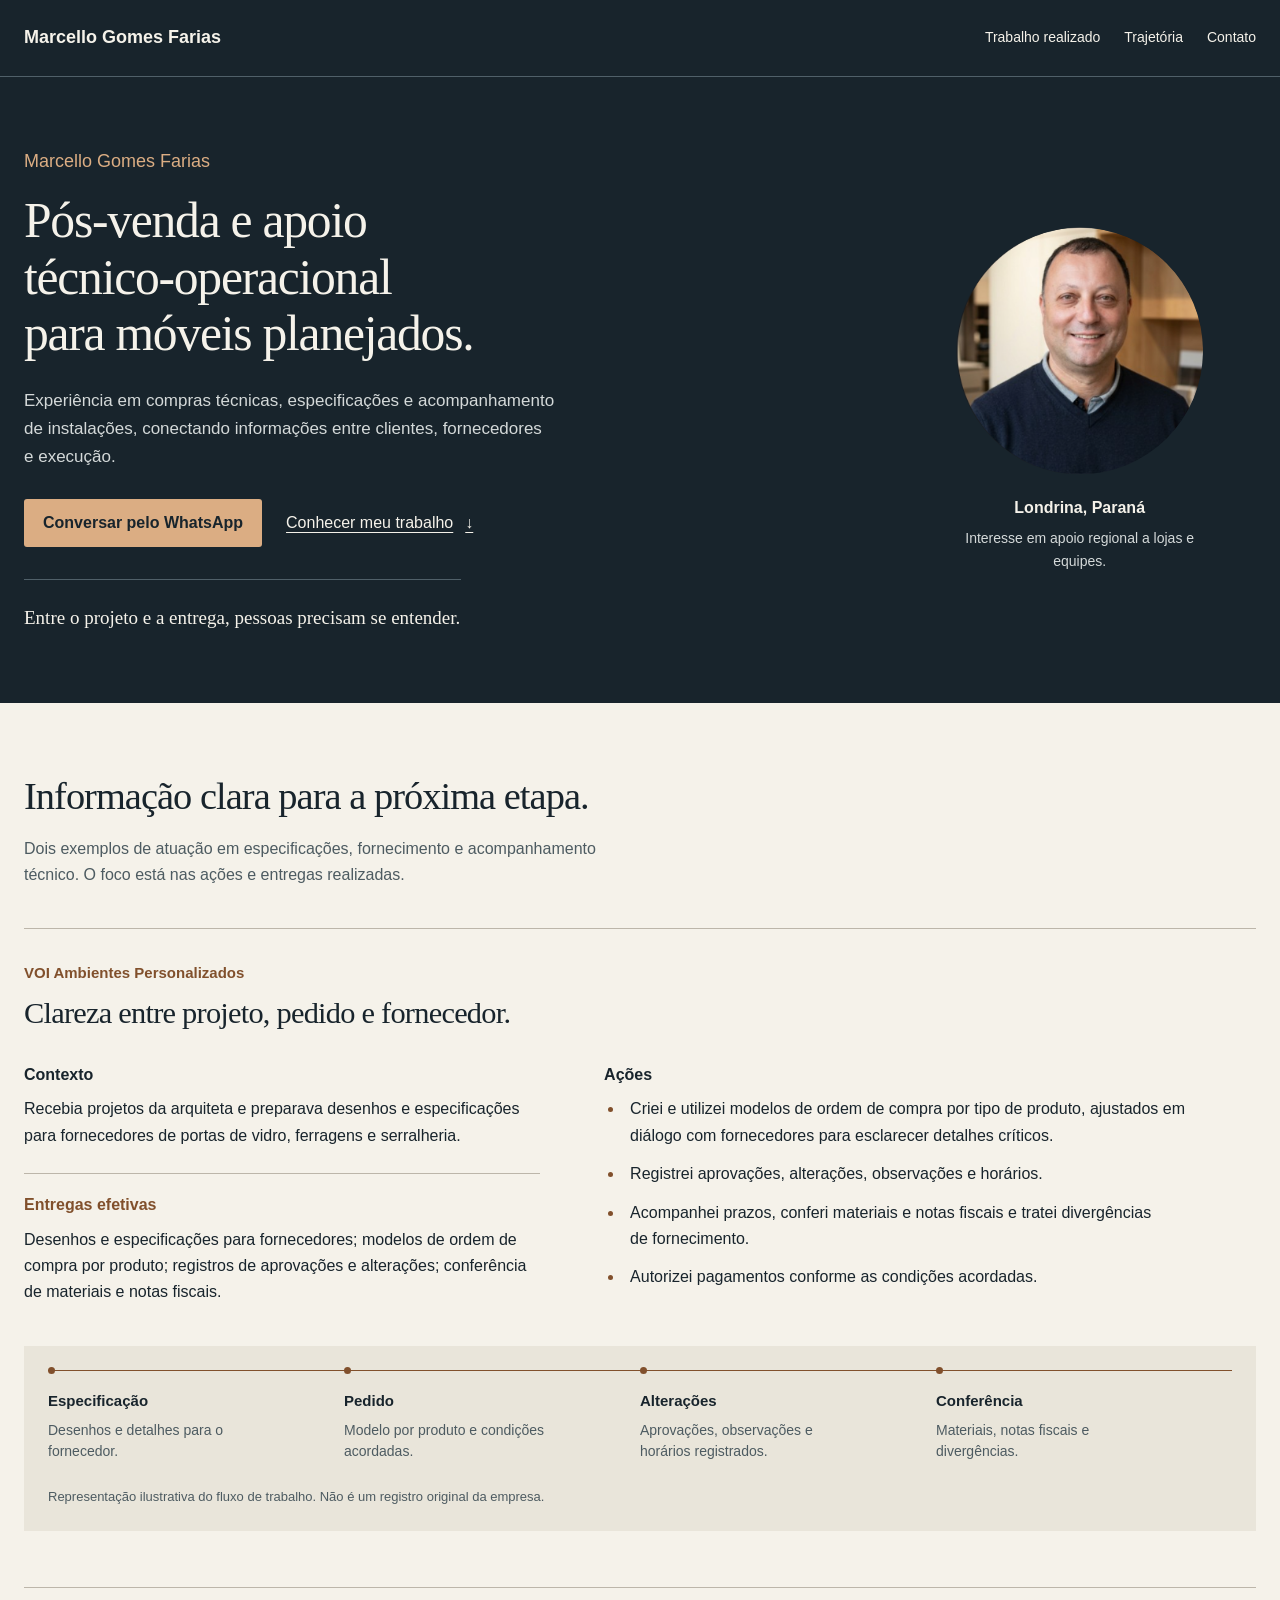
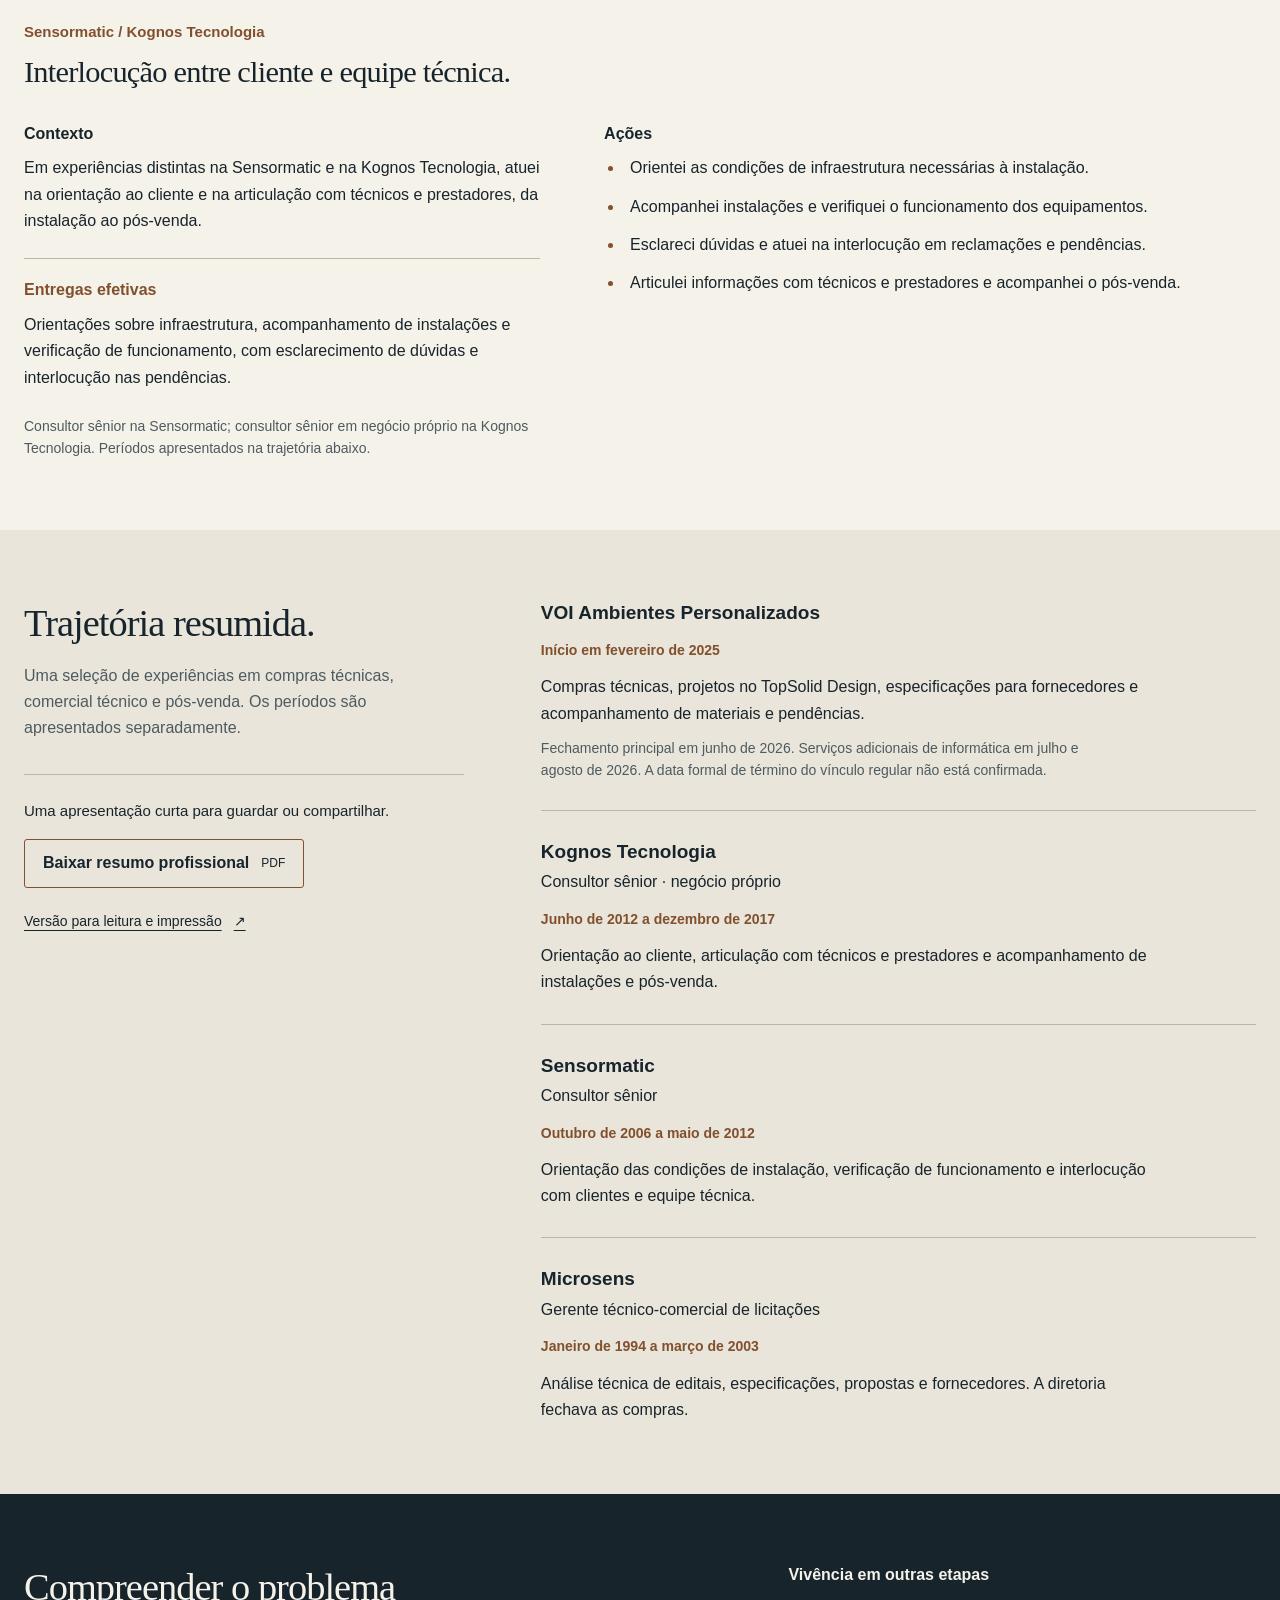
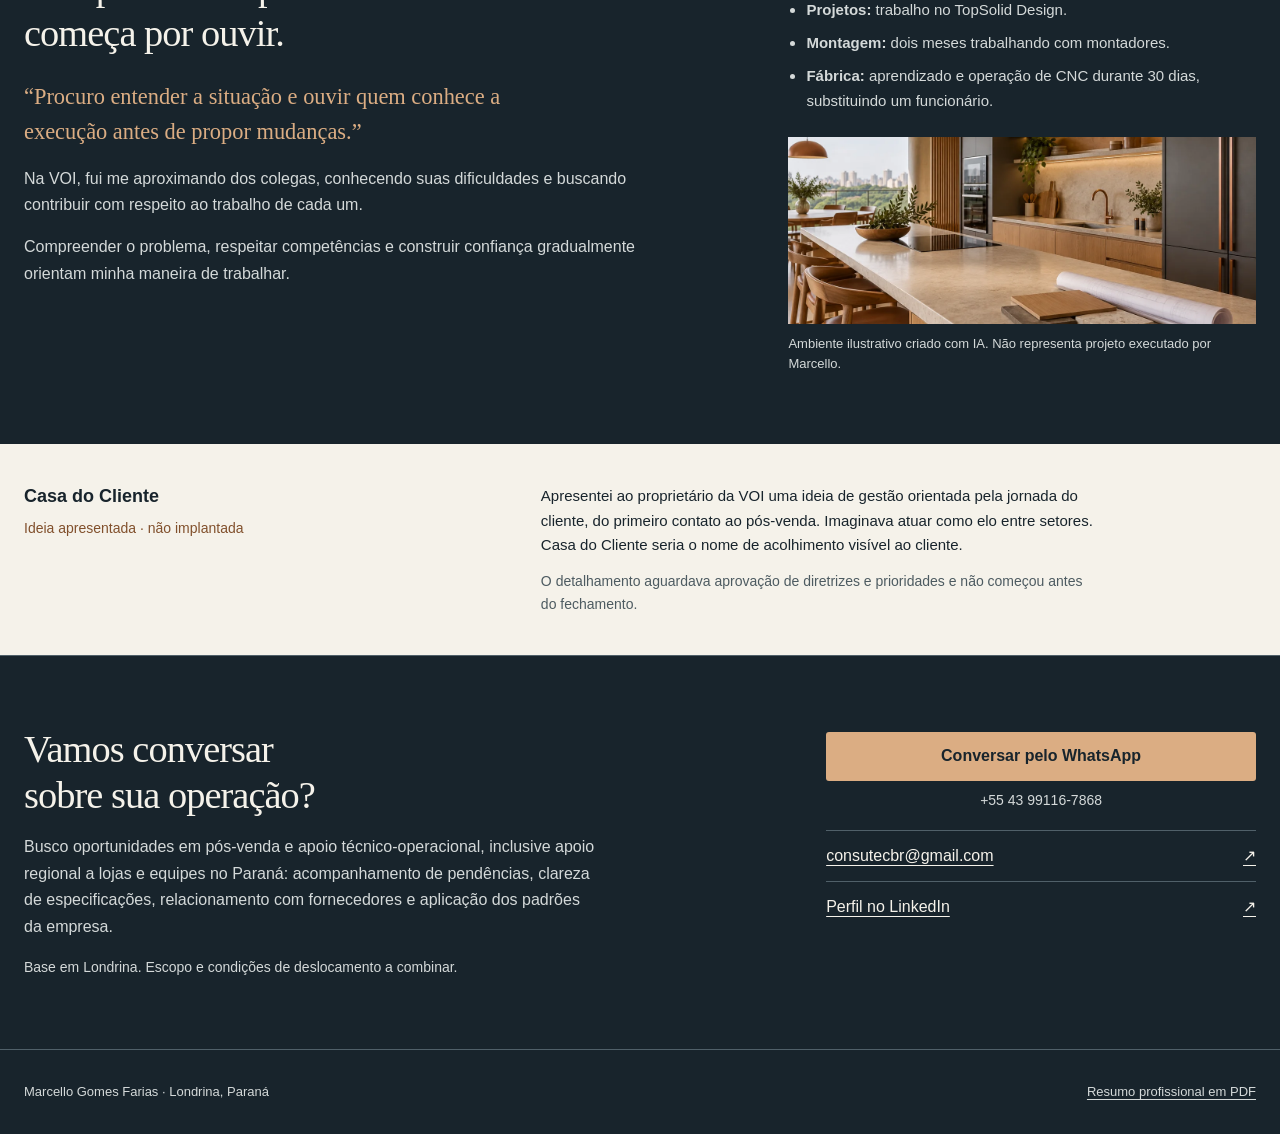
<file: index.html>
<!doctype html>
<html lang="pt-BR">
<head>
  <meta charset="utf-8">
  <meta name="viewport" content="width=device-width, initial-scale=1">
  <title>Marcello Gomes Farias | Pós-venda e apoio técnico-operacional</title>
  <meta name="description" content="Pós-venda e apoio técnico-operacional para móveis planejados. Compras técnicas, especificações e acompanhamento de instalações. Londrina, Paraná.">
  <meta name="theme-color" content="#18242c">
  <meta property="og:type" content="website">
  <meta property="og:locale" content="pt_BR">
  <meta property="og:site_name" content="Marcello Gomes Farias">
  <meta property="og:title" content="Marcello Gomes Farias | Pós-venda e apoio técnico-operacional">
  <meta property="og:description" content="Experiência em compras técnicas, especificações e acompanhamento de instalações, conectando informações entre clientes, fornecedores e execução. Londrina, Paraná.">
  <meta property="og:url" content="https://consutecbr-wq.github.io/marcello/">
  <link rel="icon" type="image/svg+xml" href="assets/favicon.svg">
  <link rel="stylesheet" href="assets/styles.css">
</head>
<body>
  <a class="skip-link" href="#conteudo">Ir para o conteúdo</a>
  <div id="marcello-elo">
    <header class="top">
      <div class="container top-inner">
        <a class="brand" href="#conteudo">Marcello Gomes Farias</a>
        <nav aria-label="Navegação principal">
          <a href="#trabalho">Trabalho realizado</a>
          <a href="#experiencia">Trajetória</a>
          <a href="#marcello-contato">Contato</a>
        </nav>
      </div>
    </header>
    <main id="conteudo" tabindex="-1">
      <section class="hero" aria-labelledby="titulo-principal">
        <div class="container hero-grid">
          <div class="hero-copy">
            <p class="hero-name">Marcello Gomes Farias</p>
            <h1 id="titulo-principal">Pós-venda e apoio técnico-operacional para móveis planejados.</h1>
            <p class="lead">Experiência em compras técnicas, especificações e acompanhamento de instalações, conectando informações entre clientes, fornecedores e execução.</p>
            <div class="actions">
              <a class="button button-primary" href="https://wa.me/5543991167868">Conversar pelo WhatsApp</a>
              <a class="text-link" href="#trabalho">Conhecer meu trabalho <span aria-hidden="true">↓</span></a>
            </div>
            <p class="signature">Entre o projeto e a entrega, pessoas precisam se entender.</p>
          </div>
          <figure class="profile">
            <img class="portrait" width="381" height="365" src="assets/marcello.png" alt="Retrato de Marcello Gomes Farias" fetchpriority="high" decoding="async">
            <figcaption><strong>Londrina, Paraná</strong><span>Interesse em apoio regional a lojas e equipes.</span></figcaption>
          </figure>
        </div>
      </section>

      <section class="section work" id="trabalho" aria-labelledby="titulo-trabalho">
        <div class="container">
          <div class="section-heading">
            <h2 id="titulo-trabalho">Informação clara para a próxima etapa.</h2>
            <p>Dois exemplos de atuação em especificações, fornecimento e acompanhamento técnico. O foco está nas ações e entregas realizadas.</p>
          </div>
          <article class="case" aria-labelledby="caso-voi">
            <header class="case-header">
              <p class="company-label">VOI Ambientes Personalizados</p>
              <h3 id="caso-voi">Clareza entre projeto, pedido e fornecedor.</h3>
            </header>
            <div class="case-grid">
              <div class="case-overview">
                <h4>Contexto</h4>
                <p>Recebia projetos da arquiteta e preparava desenhos e especificações para fornecedores de portas de vidro, ferragens e serralheria.</p>
                <div class="deliverables">
                  <h4>Entregas efetivas</h4>
                  <p>Desenhos e especificações para fornecedores; modelos de ordem de compra por produto; registros de aprovações e alterações; conferência de materiais e notas fiscais.</p>
                </div>
              </div>
              <div class="case-actions">
                <h4>Ações</h4>
                <ul class="action-list">
                  <li>Criei e utilizei modelos de ordem de compra por tipo de produto, ajustados em diálogo com fornecedores para esclarecer detalhes críticos.</li>
                  <li>Registrei aprovações, alterações, observações e horários.</li>
                  <li>Acompanhei prazos, conferi materiais e notas fiscais e tratei divergências de fornecimento.</li>
                  <li>Autorizei pagamentos conforme as condições acordadas.</li>
                </ul>
              </div>
            </div>
            <figure class="flow-figure">
              <ol class="work-flow" aria-label="Etapas do fluxo de trabalho, em representação ilustrativa">
                <li><strong>Especificação</strong><span>Desenhos e detalhes para o fornecedor.</span></li>
                <li><strong>Pedido</strong><span>Modelo por produto e condições acordadas.</span></li>
                <li><strong>Alterações</strong><span>Aprovações, observações e horários registrados.</span></li>
                <li><strong>Conferência</strong><span>Materiais, notas fiscais e divergências.</span></li>
              </ol>
              <figcaption>Representação ilustrativa do fluxo de trabalho. Não é um registro original da empresa.</figcaption>
            </figure>
          </article>
          <article class="case" aria-labelledby="caso-tecnico">
            <header class="case-header">
              <p class="company-label">Sensormatic / Kognos Tecnologia</p>
              <h3 id="caso-tecnico">Interlocução entre cliente e equipe técnica.</h3>
            </header>
            <div class="case-grid">
              <div class="case-overview">
                <h4>Contexto</h4>
                <p>Em experiências distintas na Sensormatic e na Kognos Tecnologia, atuei na orientação ao cliente e na articulação com técnicos e prestadores, da instalação ao pós-venda.</p>
                <div class="deliverables">
                  <h4>Entregas efetivas</h4>
                  <p>Orientações sobre infraestrutura, acompanhamento de instalações e verificação de funcionamento, com esclarecimento de dúvidas e interlocução nas pendências.</p>
                </div>
                <p class="case-note">Consultor sênior na Sensormatic; consultor sênior em negócio próprio na Kognos Tecnologia. Períodos apresentados na trajetória abaixo.</p>
              </div>
              <div class="case-actions">
                <h4>Ações</h4>
                <ul class="action-list">
                  <li>Orientei as condições de infraestrutura necessárias à instalação.</li>
                  <li>Acompanhei instalações e verifiquei o funcionamento dos equipamentos.</li>
                  <li>Esclareci dúvidas e atuei na interlocução em reclamações e pendências.</li>
                  <li>Articulei informações com técnicos e prestadores e acompanhei o pós-venda.</li>
                </ul>
              </div>
            </div>
          </article>
        </div>
      </section>

      <section class="section experience" id="experiencia" aria-labelledby="titulo-trajetoria">
        <div class="container experience-grid">
          <div class="experience-intro">
            <h2 id="titulo-trajetoria">Trajetória resumida.</h2>
            <p>Uma seleção de experiências em compras técnicas, comercial técnico e pós-venda. Os períodos são apresentados separadamente.</p>
            <div class="resume-link">
              <p>Uma apresentação curta para guardar ou compartilhar.</p>
              <a class="button button-outline" href="assets/marcello-resumo-profissional.pdf" download>Baixar resumo profissional <span class="file-type">PDF</span></a>
              <a class="text-link" href="resumo-profissional.html">Versão para leitura e impressão <span aria-hidden="true">↗</span></a>
            </div>
          </div>
          <ol class="career-list" aria-label="Seleção de experiências profissionais">
            <li>
              <h3>VOI Ambientes Personalizados</h3>
              <p class="period">Início em <time datetime="2025-02">fevereiro de 2025</time></p>
              <p>Compras técnicas, projetos no TopSolid Design, especificações para fornecedores e acompanhamento de materiais e pendências.</p>
              <p class="career-note">Fechamento principal em junho de 2026. Serviços adicionais de informática em julho e agosto de 2026. A data formal de término do vínculo regular não está confirmada.</p>
            </li>
            <li>
              <h3>Kognos Tecnologia</h3>
              <p class="role">Consultor sênior · negócio próprio</p>
              <p class="period"><time datetime="2012-06">Junho de 2012</time> a <time datetime="2017-12">dezembro de 2017</time></p>
              <p>Orientação ao cliente, articulação com técnicos e prestadores e acompanhamento de instalações e pós-venda.</p>
            </li>
            <li>
              <h3>Sensormatic</h3>
              <p class="role">Consultor sênior</p>
              <p class="period"><time datetime="2006-10">Outubro de 2006</time> a <time datetime="2012-05">maio de 2012</time></p>
              <p>Orientação das condições de instalação, verificação de funcionamento e interlocução com clientes e equipe técnica.</p>
            </li>
            <li>
              <h3>Microsens</h3>
              <p class="role">Gerente técnico-comercial de licitações</p>
              <p class="period"><time datetime="1994-01">Janeiro de 1994</time> a <time datetime="2003-03">março de 2003</time></p>
              <p>Análise técnica de editais, especificações, propostas e fornecedores. A diretoria fechava as compras.</p>
            </li>
          </ol>
        </div>
      </section>

      <section class="section approach" aria-labelledby="titulo-maneira">
        <div class="container approach-grid">
          <div>
            <h2 id="titulo-maneira">Compreender o problema começa por ouvir.</h2>
            <blockquote>“Procuro entender a situação e ouvir quem conhece a execução antes de propor mudanças.”</blockquote>
            <p>Na VOI, fui me aproximando dos colegas, conhecendo suas dificuldades e buscando contribuir com respeito ao trabalho de cada um.</p>
            <p>Compreender o problema, respeitar competências e construir confiança gradualmente orientam minha maneira de trabalhar.</p>
          </div>
          <div class="practical-context">
            <h3>Vivência em outras etapas</h3>
            <ul class="context-list">
              <li><strong>Projetos:</strong> trabalho no TopSolid Design.</li>
              <li><strong>Montagem:</strong> dois meses trabalhando com montadores.</li>
              <li><strong>Fábrica:</strong> aprendizado e operação de CNC durante 30 dias, substituindo um funcionário.</li>
            </ul>
            <figure class="scene">
              <img src="assets/ambiente-ilustrativo.webp" width="1200" height="800" alt="Imagem ilustrativa de uma cozinha planejada, com armários em madeira e grafite e amostras sobre a bancada" loading="lazy" decoding="async">
              <figcaption>Ambiente ilustrativo criado com IA. Não representa projeto executado por Marcello.</figcaption>
            </figure>
          </div>
        </div>
      </section>

      <div class="section idea-section">
        <div class="container">
          <aside class="idea" aria-labelledby="titulo-ideia">
            <div><h2 id="titulo-ideia">Casa do Cliente</h2><p class="idea-status">Ideia apresentada · não implantada</p></div>
            <div>
              <p>Apresentei ao proprietário da VOI uma ideia de gestão orientada pela jornada do cliente, do primeiro contato ao pós-venda. Imaginava atuar como elo entre setores. Casa do Cliente seria o nome de acolhimento visível ao cliente.</p>
              <p class="small">O detalhamento aguardava aprovação de diretrizes e prioridades e não começou antes do fechamento.</p>
            </div>
          </aside>
        </div>
      </div>

      <section class="section closing" id="marcello-contato" aria-labelledby="titulo-contato">
        <div class="container closing-grid">
          <div>
            <h2 id="titulo-contato">Vamos conversar sobre sua operação?</h2>
            <p>Busco oportunidades em pós-venda e apoio técnico-operacional, inclusive apoio regional a lojas e equipes no Paraná: acompanhamento de pendências, clareza de especificações, relacionamento com fornecedores e aplicação dos padrões da empresa.</p>
            <p class="small">Base em Londrina. Escopo e condições de deslocamento a combinar.</p>
          </div>
          <div class="contact-options">
            <a class="button button-primary" href="https://wa.me/5543991167868">Conversar pelo WhatsApp</a>
            <p class="contact-number">+55 43 99116-7868</p>
            <a class="contact-link" href="mailto:consutecbr@gmail.com">consutecbr@gmail.com <span aria-hidden="true">↗</span></a>
            <a class="contact-link" href="https://www.linkedin.com/in/marcellogf/">Perfil no LinkedIn <span aria-hidden="true">↗</span></a>
          </div>
        </div>
      </section>
    </main>
    <footer class="footer">
      <div class="container footer-inner">
        <p>Marcello Gomes Farias · Londrina, Paraná</p>
        <a href="assets/marcello-resumo-profissional.pdf" download>Resumo profissional em PDF</a>
      </div>
    </footer>
  </div>
</body>
</html>
</file>
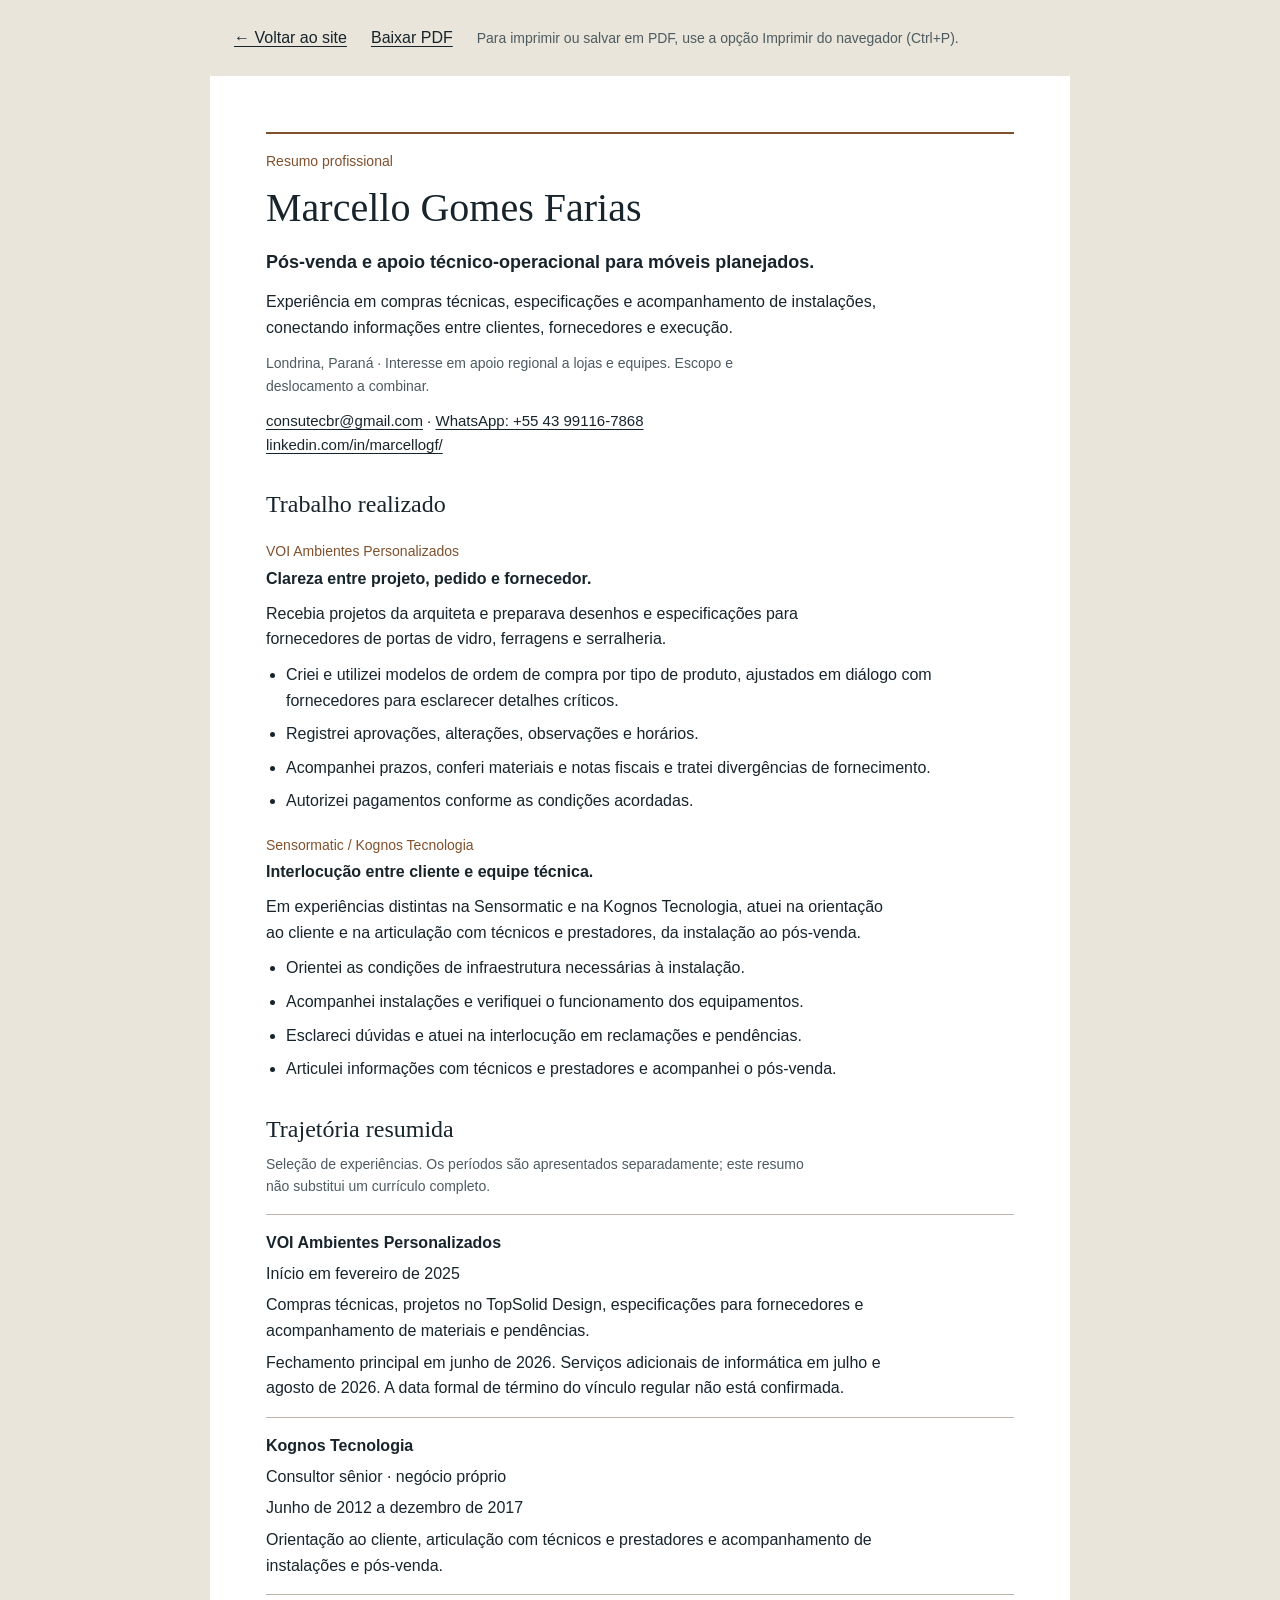
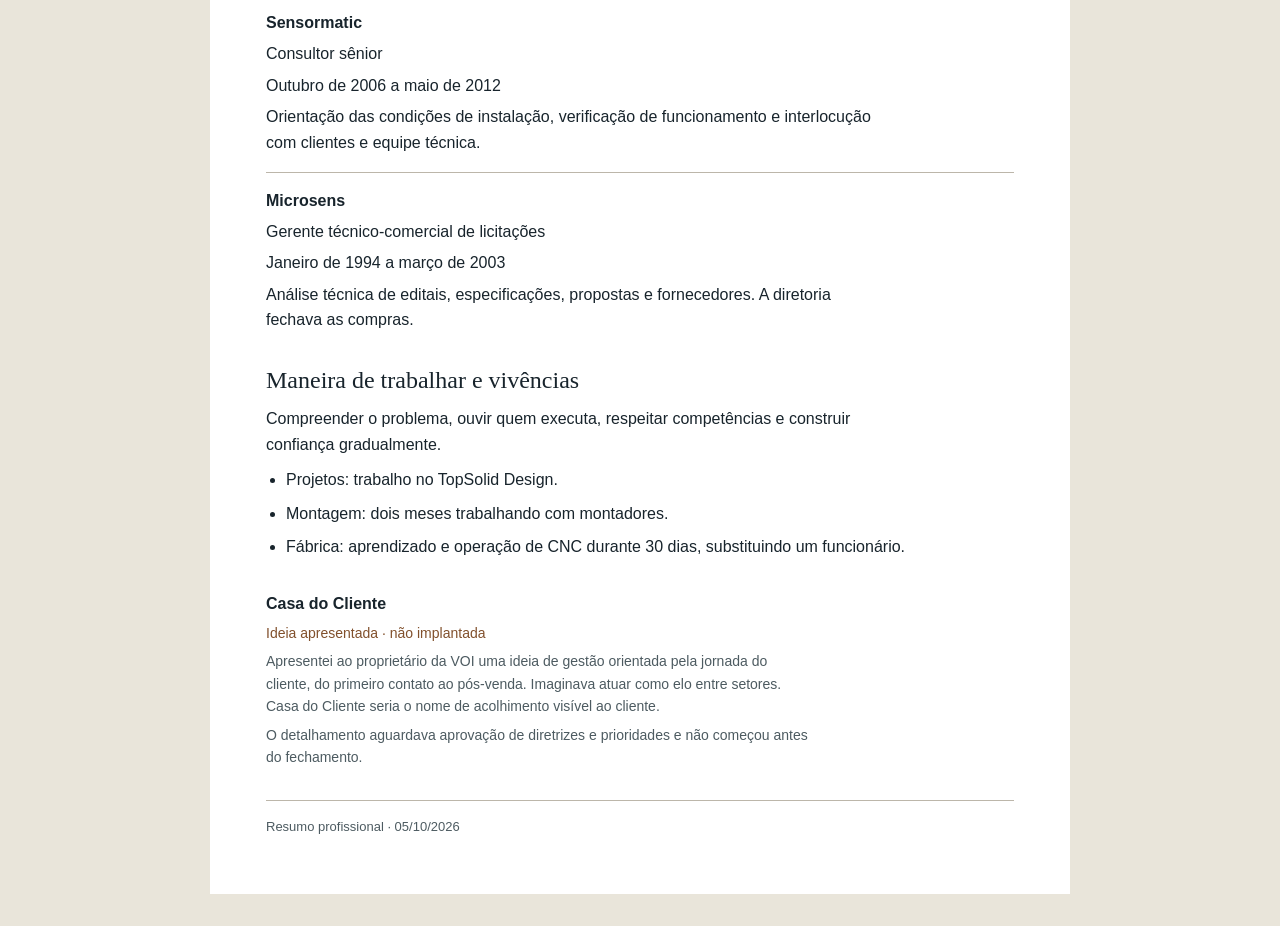
<file: resumo-profissional.html>
<!doctype html>
<html lang="pt-BR">
<head>
  <meta charset="utf-8">
  <meta name="viewport" content="width=device-width, initial-scale=1">
  <title>Marcello Gomes Farias | Resumo profissional</title>
  <meta name="description" content="Resumo profissional de Marcello Gomes Farias: pós-venda, compras técnicas, especificações e acompanhamento de instalações.">
  <meta name="theme-color" content="#18242c">
  <link rel="icon" type="image/svg+xml" href="assets/favicon.svg">
  <link rel="stylesheet" href="assets/resumo.css">
</head>
<body>
  <a class="skip-link" href="#resumo">Ir para o resumo</a>
  <header class="toolbar">
    <a href="index.html">← Voltar ao site</a>
    <a href="assets/marcello-resumo-profissional.pdf" download>Baixar PDF</a>
    <p>Para imprimir ou salvar em PDF, use a opção Imprimir do navegador (Ctrl+P).</p>
  </header>
  <main id="resumo" tabindex="-1">
    <header class="identity">
      <p class="document-label">Resumo profissional</p>
      <h1>Marcello Gomes Farias</h1>
      <p class="focus">Pós-venda e apoio técnico-operacional para móveis planejados.</p>
      <p>Experiência em compras técnicas, especificações e acompanhamento de instalações, conectando informações entre clientes, fornecedores e execução.</p>
      <p class="location">Londrina, Paraná · Interesse em apoio regional a lojas e equipes. Escopo e deslocamento a combinar.</p>
      <address><a href="mailto:consutecbr@gmail.com">consutecbr@gmail.com</a> · <a href="https://wa.me/5543991167868">WhatsApp: +55 43 99116-7868</a><br><a href="https://www.linkedin.com/in/marcellogf/">linkedin.com/in/marcellogf/</a></address>
    </header>
    <section aria-labelledby="trabalho"><h2 id="trabalho">Trabalho realizado</h2><article><p class="company">VOI Ambientes Personalizados</p><h3>Clareza entre projeto, pedido e fornecedor.</h3><p>Recebia projetos da arquiteta e preparava desenhos e especificações para fornecedores de portas de vidro, ferragens e serralheria.</p><ul><li>Criei e utilizei modelos de ordem de compra por tipo de produto, ajustados em diálogo com fornecedores para esclarecer detalhes críticos.</li><li>Registrei aprovações, alterações, observações e horários.</li><li>Acompanhei prazos, conferi materiais e notas fiscais e tratei divergências de fornecimento.</li><li>Autorizei pagamentos conforme as condições acordadas.</li></ul></article><article><p class="company">Sensormatic / Kognos Tecnologia</p><h3>Interlocução entre cliente e equipe técnica.</h3><p>Em experiências distintas na Sensormatic e na Kognos Tecnologia, atuei na orientação ao cliente e na articulação com técnicos e prestadores, da instalação ao pós-venda.</p><ul><li>Orientei as condições de infraestrutura necessárias à instalação.</li><li>Acompanhei instalações e verifiquei o funcionamento dos equipamentos.</li><li>Esclareci dúvidas e atuei na interlocução em reclamações e pendências.</li><li>Articulei informações com técnicos e prestadores e acompanhei o pós-venda.</li></ul></article></section>
    <section class="career" aria-labelledby="trajetoria"><h2 id="trajetoria">Trajetória resumida</h2><p class="note">Seleção de experiências. Os períodos são apresentados separadamente; este resumo não substitui um currículo completo.</p><ol><li><h3>VOI Ambientes Personalizados</h3><p>Início em fevereiro de 2025</p><p>Compras técnicas, projetos no TopSolid Design, especificações para fornecedores e acompanhamento de materiais e pendências.</p><p>Fechamento principal em junho de 2026. Serviços adicionais de informática em julho e agosto de 2026. A data formal de término do vínculo regular não está confirmada.</p></li><li><h3>Kognos Tecnologia</h3><p>Consultor sênior · negócio próprio</p><p>Junho de 2012 a dezembro de 2017</p><p>Orientação ao cliente, articulação com técnicos e prestadores e acompanhamento de instalações e pós-venda.</p></li><li><h3>Sensormatic</h3><p>Consultor sênior</p><p>Outubro de 2006 a maio de 2012</p><p>Orientação das condições de instalação, verificação de funcionamento e interlocução com clientes e equipe técnica.</p></li><li><h3>Microsens</h3><p>Gerente técnico-comercial de licitações</p><p>Janeiro de 1994 a março de 2003</p><p>Análise técnica de editais, especificações, propostas e fornecedores. A diretoria fechava as compras.</p></li></ol></section>
    <section aria-labelledby="maneira"><h2 id="maneira">Maneira de trabalhar e vivências</h2><p>Compreender o problema, ouvir quem executa, respeitar competências e construir confiança gradualmente.</p><ul><li>Projetos: trabalho no TopSolid Design.</li><li>Montagem: dois meses trabalhando com montadores.</li><li>Fábrica: aprendizado e operação de CNC durante 30 dias, substituindo um funcionário.</li></ul></section>
    <aside aria-labelledby="ideia"><h2 id="ideia">Casa do Cliente</h2><p class="company">Ideia apresentada · não implantada</p><p>Apresentei ao proprietário da VOI uma ideia de gestão orientada pela jornada do cliente, do primeiro contato ao pós-venda. Imaginava atuar como elo entre setores. Casa do Cliente seria o nome de acolhimento visível ao cliente.</p><p>O detalhamento aguardava aprovação de diretrizes e prioridades e não começou antes do fechamento.</p></aside>
    <footer>Resumo profissional · 05/10/2026</footer>
  </main>
</body>
</html>
</file>
<file: assets/styles.css>
/* Site estático: fontes do sistema, imagens locais e nenhuma dependência. */
:root {
  color-scheme: light;
  --ink: #18242c;
  --paper: #f5f2ea;
  --surface: #e9e5da;
  --copper: #81502c;
  --copper-light: #dbad83;
  --muted: #4d5b61;
  --on-dark: #d4d9d9;
  --line: #bcb6aa;
  --line-dark: #506069;
  --focus: #81502c;
  --font-body: Arial, Helvetica, sans-serif;
  --font-heading: Georgia, "Times New Roman", serif;
}

* { box-sizing: border-box; }
html { scroll-behavior: smooth; }
body { margin: 0; background: var(--ink); }
#marcello-elo {
  max-width: 1440px;
  margin-inline: auto;
  background: var(--paper);
  color: var(--ink);
  font: 1rem/1.65 var(--font-body);
}
h1, h2, h3, h4, p, figure, blockquote { margin: 0; }
h1, h2, h3 { text-wrap: balance; }
p, li { text-wrap: pretty; }
p { max-width: 70ch; }
h1, h2, .case-header h3 {
  font-family: var(--font-heading);
  font-weight: 400;
  letter-spacing: -0.025em;
}
h1 {
  max-width: 24ch;
  font-size: clamp(2rem, 1.5rem + 2vw, 3.25rem);
  line-height: 1.14;
}
h2 { font-size: clamp(1.75rem, 1.2rem + 1.5vw, 2.5rem); line-height: 1.2; }
h3 { font-size: 1.125rem; line-height: 1.4; }
h4 { font-size: 1rem; line-height: 1.4; font-weight: 700; }
a { color: inherit; touch-action: manipulation; text-underline-offset: 0.25em; }
a:hover { text-decoration-thickness: 2px; }
a:focus-visible, [tabindex="-1"]:focus-visible {
  outline: 3px solid var(--focus);
  outline-offset: 5px;
}
img { display: block; max-width: 100%; height: auto; }
section[id] { scroll-margin-top: 1.5rem; }
.container { width: min(100% - 3rem, 1240px); margin-inline: auto; }
.section { padding-block: clamp(3rem, 5.5vw, 5rem); }
.hero-grid > *, .case-grid > *, .experience-grid > *,
.approach-grid > *, .idea > *, .closing-grid > * { min-width: 0; }
.small, .career-note, .case-note { color: var(--muted); font-size: 0.875rem; line-height: 1.6; }
.skip-link {
  position: absolute;
  z-index: 10;
  top: 0.75rem;
  left: 0.75rem;
  padding: 0.75rem 1rem;
  background: var(--paper);
  color: var(--ink);
  font: 1rem/1.5 var(--font-body);
  transform: translateY(-180%);
}
.skip-link:focus { transform: translateY(0); }

/* Abertura: identificação, contribuição e contato. */
.top, .hero, .approach, .closing, .footer {
  --focus: var(--copper-light);
  background: var(--ink);
  color: var(--paper);
}
.top { border-bottom: 1px solid var(--line-dark); }
.top-inner { display: flex; align-items: center; justify-content: space-between; gap: 1rem 2rem; padding-block: 1rem; }
.brand { display: inline-flex; align-items: center; min-height: 44px; font-weight: 700; font-size: 1.125rem; text-decoration: none; }
nav { display: flex; flex-wrap: wrap; gap: 0.25rem 1.5rem; }
nav a { display: inline-flex; align-items: center; min-height: 44px; font-size: 0.875rem; text-decoration: none; }
nav a:hover { text-decoration: underline; }
.hero { padding-block: clamp(2.75rem, 5.5vw, 5rem); }
.hero-grid { display: grid; grid-template-columns: minmax(0, 1.85fr) minmax(0, 0.8fr); align-items: center; gap: clamp(2rem, 5vw, 5rem); }
.hero-name { margin-bottom: 1rem; color: var(--copper-light); font-size: 1.125rem; }
.lead { margin-top: 1.5rem; max-width: 58ch; color: var(--on-dark); font-size: 1.0625rem; }
.actions { display: flex; align-items: center; flex-wrap: wrap; gap: 0.75rem 1.5rem; margin-top: 1.75rem; }
.button {
  display: inline-flex;
  align-items: center;
  justify-content: center;
  gap: 0.75rem;
  min-height: 48px;
  max-width: 100%;
  padding: 0.75rem 1.125rem;
  border: 1px solid transparent;
  border-radius: 3px;
  text-align: center;
  text-decoration: none;
  line-height: 1.4;
  font-weight: 700;
  transition: background-color 160ms ease-out, border-color 160ms ease-out;
}
.button-primary { color: var(--ink); background: var(--copper-light); }
.button-primary:hover { background: #ebc7a6; }
.button-outline { color: var(--ink); border-color: var(--copper); }
.button-outline:hover { background: #ded8cc; }
.text-link { display: inline-flex; align-items: center; gap: 0.75rem; min-height: 44px; line-height: 1.5; }
.signature { max-width: 46ch; margin-top: 2rem; padding-top: 1.5rem; border-top: 1px solid var(--line-dark); font: 400 1.1875rem/1.5 var(--font-heading); }
.profile { width: 100%; max-width: 300px; justify-self: center; }
.portrait { width: 100%; aspect-ratio: 381 / 365; clip-path: circle(42% at 50% 50%); }
.profile figcaption { max-width: 26ch; margin-inline: auto; text-align: center; }
.profile strong { display: block; font-size: 1rem; }
.profile span { display: block; margin-top: 0.35rem; color: var(--on-dark); font-size: 0.875rem; }

/* Casos: contexto, ações e entregas sempre visíveis. */
.section-heading { max-width: 72ch; margin-bottom: 2.5rem; }
.section-heading p { margin-top: 1rem; color: var(--muted); }
.case { padding-top: 2rem; border-top: 1px solid var(--line); }
.case + .case { margin-top: 3.5rem; }
.company-label { color: var(--copper); font-weight: 700; font-size: 0.9375rem; }
.case-header h3 { max-width: 40ch; margin-top: 0.5rem; font-size: clamp(1.5rem, 1.1rem + 1vw, 2rem); line-height: 1.25; }
.case-grid { display: grid; grid-template-columns: minmax(0, 0.95fr) minmax(0, 1.2fr); gap: clamp(2rem, 5vw, 5rem); margin-top: 2rem; }
.case-overview p { margin-top: 0.625rem; }
.deliverables { margin-top: 1.5rem; padding-top: 1.25rem; border-top: 1px solid var(--line); }
.deliverables h4 { color: var(--copper); }
.action-list { margin: 0.625rem 0 0; padding-left: 1.25rem; }
.action-list li { max-width: 65ch; padding-left: 0.375rem; }
.action-list li + li { margin-top: 0.75rem; }
.action-list li::marker { color: var(--copper); }
.case-overview .case-note { margin-top: 1.5rem; }
.flow-figure { margin-top: 2.5rem; padding: 1.5rem; background: var(--surface); }
.work-flow { display: grid; grid-template-columns: repeat(4, minmax(0, 1fr)); margin: 0; padding: 0; list-style: none; }
.work-flow li { position: relative; padding: 1.125rem 1rem 0 0; border-top: 1px solid var(--copper); }
.work-flow li::before { content: ""; position: absolute; top: -4px; left: 0; width: 7px; height: 7px; border-radius: 50%; background: var(--copper); }
.work-flow strong { display: block; font-size: 0.9375rem; }
.work-flow span { display: block; max-width: 26ch; margin-top: 0.375rem; color: var(--muted); font-size: 0.875rem; line-height: 1.5; }
.flow-figure figcaption { margin-top: 1.5rem; color: var(--muted); font-size: 0.8125rem; }

/* Trajetória e documento de apoio. */
.experience { background: var(--surface); }
.experience-grid { display: grid; grid-template-columns: minmax(0, 0.8fr) minmax(0, 1.3fr); gap: clamp(2rem, 6vw, 6rem); }
.experience-intro > p { margin-top: 1rem; color: var(--muted); }
.resume-link { margin-top: 2rem; padding-top: 1.5rem; border-top: 1px solid var(--line); }
.resume-link p { margin-bottom: 1rem; font-size: 0.9375rem; }
.resume-link .text-link { margin-top: 0.75rem; font-size: 0.875rem; }
.file-type { font-size: 0.75rem; font-weight: 400; }
.career-list { margin: 0; padding: 0; list-style: none; }
.career-list li { padding-bottom: 1.75rem; border-bottom: 1px solid var(--line); }
.career-list li + li { padding-top: 1.75rem; }
.career-list li:last-child { padding-bottom: 0; border-bottom: 0; }
.career-list h3 { font-size: 1.1875rem; }
.career-list .role { margin-top: 0.25rem; }
.career-list .period { color: var(--copper); font-size: 0.875rem; font-weight: 700; }
.career-list p { margin-top: 0.75rem; }
.career-list .career-note { margin-top: 0.625rem; }

/* Postura profissional e imagem secundária. */
.approach-grid { display: grid; grid-template-columns: minmax(0, 1.25fr) minmax(0, 0.85fr); gap: clamp(2rem, 6vw, 6rem); }
.approach h2 { max-width: 24ch; }
.approach blockquote { max-width: 44ch; margin-top: 1.5rem; color: var(--copper-light); font: 400 clamp(1.1875rem, 1rem + 0.5vw, 1.5rem)/1.55 var(--font-heading); }
.approach p { margin-top: 1rem; color: var(--on-dark); }
.practical-context h3 { font-size: 1rem; }
.context-list { margin: 0.75rem 0 0; padding-left: 1.125rem; color: var(--on-dark); font-size: 0.9375rem; }
.context-list li + li { margin-top: 0.5rem; }
.scene { margin-top: 1.5rem; }
.scene img { width: 100%; aspect-ratio: 2.5 / 1; object-fit: cover; object-position: center 60%; }
.scene figcaption { margin-top: 0.625rem; color: var(--on-dark); font-size: 0.8125rem; line-height: 1.5; }
.idea-section { padding-block: 2.5rem; }
.idea { display: grid; grid-template-columns: minmax(0, 0.8fr) minmax(0, 1.3fr); gap: clamp(1.5rem, 6vw, 6rem); }
.idea h2 { font: 700 1.125rem/1.4 var(--font-body); letter-spacing: normal; }
.idea-status { margin-top: 0.5rem; color: var(--copper); font-size: 0.875rem; }
.idea > div:last-child > p { font-size: 0.9375rem; }
.idea > div:last-child > .small { margin-top: 0.75rem; font-size: 0.875rem; }

/* Contato. */
.closing { border-top: 1px solid var(--line-dark); }
.closing-grid { display: grid; grid-template-columns: minmax(0, 1.35fr) minmax(0, 0.8fr); gap: clamp(2rem, 6vw, 6rem); align-items: start; }
.closing h2 { max-width: 25ch; }
.closing p { margin-top: 1rem; color: var(--on-dark); }
.contact-options { padding-top: 0.375rem; }
.contact-options .button { width: 100%; }
.contact-options .contact-number { margin: 0.5rem 0 1.125rem; text-align: center; font-size: 0.875rem; }
.contact-link { display: flex; justify-content: space-between; align-items: center; gap: 0.75rem; min-height: 48px; padding-block: 0.75rem; border-top: 1px solid var(--line-dark); overflow-wrap: anywhere; }
.footer { border-top: 1px solid var(--line-dark); padding-block: 1.25rem; }
.footer-inner { display: flex; align-items: center; justify-content: space-between; flex-wrap: wrap; gap: 0.5rem 2rem; color: var(--on-dark); font-size: 0.8125rem; }
.footer a { display: inline-flex; align-items: center; min-height: 44px; }

/* A composição acompanha telas menores e o aumento de zoom. */
@media (max-width: 900px) {
  .hero-grid { grid-template-columns: minmax(0, 1.65fr) minmax(0, 0.8fr); gap: 2rem; }
  .case-grid { gap: 2rem; }
  .experience-grid, .approach-grid, .closing-grid { gap: 2.5rem; }
  .work-flow { grid-template-columns: repeat(2, minmax(0, 1fr)); gap: 1.5rem 0; }
}
@media (max-width: 760px) {
  .top-inner { flex-wrap: wrap; gap: 0.25rem; }
  nav { width: 100%; gap: 0.25rem 1.25rem; }
  .hero-grid, .case-grid, .experience-grid, .approach-grid, .idea, .closing-grid { grid-template-columns: minmax(0, 1fr); }
  .hero-grid { gap: 2rem; }
  .profile { display: flex; align-items: center; gap: 1rem; max-width: none; justify-self: start; }
  .portrait { width: 112px; flex: 0 0 112px; }
  .profile figcaption { margin: 0; text-align: left; }
  .experience-grid, .approach-grid, .closing-grid { gap: 2.5rem; }
  .resume-link { max-width: 38rem; }
  .case-grid { gap: 1.5rem; }
  .practical-context { padding-top: 1.5rem; border-top: 1px solid var(--line-dark); }
  .scene { max-width: 28rem; }
  .contact-options { max-width: 30rem; }
}
@media (max-width: 480px) {
  .container { width: calc(100% - 2.5rem); }
  .brand { font-size: 1rem; }
  nav { column-gap: 1rem; }
  nav a { font-size: 0.8125rem; }
  .hero h1 { font-size: 2rem; }
  .lead { font-size: 1rem; }
  .actions { align-items: stretch; gap: 0.5rem; }
  .actions .button { width: 100%; }
  .actions .text-link { padding-block: 0.5rem; }
  .signature { margin-top: 1.5rem; font-size: 1.0625rem; }
  .work-flow { grid-template-columns: minmax(0, 1fr); gap: 1.25rem; }
  .work-flow li { padding-right: 0; }
  .work-flow span { max-width: none; }
  .flow-figure { padding: 1.25rem; }
  .profile span { font-size: 0.8125rem; }
  .portrait { width: 96px; flex-basis: 96px; }
}
@media (prefers-reduced-motion: reduce) {
  html { scroll-behavior: auto; }
  .button { transition: none; }
}
@media print {
  body, #marcello-elo { background: white; color: black; }
  .top, .hero, .approach, .closing, .footer { background: white; color: black; }
  .skip-link, nav, .actions, .scene, .footer { display: none; }
  .container { width: 100%; }
  .section, .hero { padding-block: 1.5rem; }
  .case-grid, .experience-grid, .approach-grid, .idea, .closing-grid { display: block; }
  .hero-grid { grid-template-columns: 3fr 1fr; }
  h1 { font-size: 26pt; }
  h2 { font-size: 20pt; }
  .lead, .hero-name, .signature, .profile span, .approach p, .approach blockquote, .closing p { color: black; }
  .case-actions, .career-list, .practical-context, .contact-options { margin-top: 1rem; }
  .case-header, h2, h3, h4 { break-after: avoid; }
  .career-list li, .flow-figure, .profile { break-inside: avoid; }
  .work-flow { grid-template-columns: repeat(4, minmax(0, 1fr)); }
  .contact-options a { color: black; }
}
</file>
<file: assets/resumo.css>
/* Resumo legível na tela e preparado para impressão A4. */
:root { color-scheme: light; --ink: #18242c; --copper: #81502c; --muted: #4d5b61; }
* { box-sizing: border-box; }
body { margin: 0; background: #e9e5da; color: var(--ink); font: 1rem/1.6 Arial, Helvetica, sans-serif; }
a { color: inherit; text-underline-offset: 0.2em; overflow-wrap: anywhere; }
a:focus-visible, main:focus-visible { outline: 3px solid var(--copper); outline-offset: 5px; }
.skip-link { position: absolute; top: 0.5rem; left: 0.5rem; padding: 0.75rem; transform: translateY(-180%); background: white; }
.skip-link:focus { transform: translateY(0); }
.toolbar { display: flex; flex-wrap: wrap; align-items: center; gap: 0.5rem 1.5rem; max-width: 860px; margin: auto; padding: 1rem 1.5rem; }
.toolbar a { display: inline-flex; align-items: center; min-height: 44px; }
.toolbar p { flex-basis: 100%; margin: 0; color: var(--muted); font-size: 0.875rem; }
main { max-width: 860px; margin: 0 auto 2rem; padding: clamp(1.5rem, 6vw, 3.5rem); background: white; }
h1, h2, h3, p { margin: 0; }
h1, h2, h3 { text-wrap: balance; }
p, li { text-wrap: pretty; }
h1 { font: 400 clamp(1.75rem, 1.2rem + 3vw, 2.5rem)/1.2 Georgia, serif; }
h2 { font: 400 1.5rem/1.3 Georgia, serif; }
h3 { font-size: 1rem; line-height: 1.5; }
p { max-width: 70ch; }
.identity { padding-top: 1rem; border-top: 2px solid var(--copper); }
.document-label, .company { color: var(--copper); font-size: 0.875rem; }
.document-label { margin-bottom: 0.75rem; }
.focus { margin-top: 1rem; font-weight: 700; font-size: 1.125rem; }
.identity > p:not(.document-label):not(.focus) { margin-top: 0.75rem; }
.location, .note { color: var(--muted); font-size: 0.875rem; }
address { margin-top: 0.75rem; font-style: normal; font-size: 0.9375rem; }
section, aside { margin-top: 2rem; }
article { margin-top: 1.25rem; }
article h3 { margin-top: 0.25rem; }
article > p:not(.company) { margin-top: 0.625rem; }
ul { margin: 0.625rem 0 0; padding-left: 1.25rem; }
li + li { margin-top: 0.5rem; }
.career > p { margin-top: 0.5rem; }
.career ol { list-style: none; padding: 0; margin: 1rem 0 0; }
.career li { border-top: 1px solid #bcb6aa; padding-top: 1rem; }
.career li + li { margin-top: 1rem; }
.career li p, aside p { margin-top: 0.375rem; }
section:last-of-type > p { margin-top: 0.625rem; }
aside { color: var(--muted); font-size: 0.875rem; }
aside h2 { color: var(--ink); font: 700 1rem/1.5 Arial, Helvetica, sans-serif; }
footer { border-top: 1px solid #bcb6aa; margin-top: 2rem; padding-top: 1rem; font-size: 0.8125rem; color: var(--muted); }
@page { size: A4; margin: 16mm; }
@media print {
  body { background: white; font-size: 10.5pt; line-height: 1.45; }
  .toolbar, .skip-link { display: none; }
  main { max-width: none; padding: 0; margin: 0; }
  h1 { font-size: 26pt; }
  h2 { font-size: 17pt; }
  h3 { font-size: 11pt; }
  .focus { font-size: 13pt; }
  section, aside { margin-top: 1.25rem; }
  .career { break-before: page; }
  .career li, article, address { break-inside: avoid; }
  h2, h3, .company { break-after: avoid; }
  a { text-decoration: none; }
  .location, .note, aside, footer { color: #35464d; }
}
</file>
